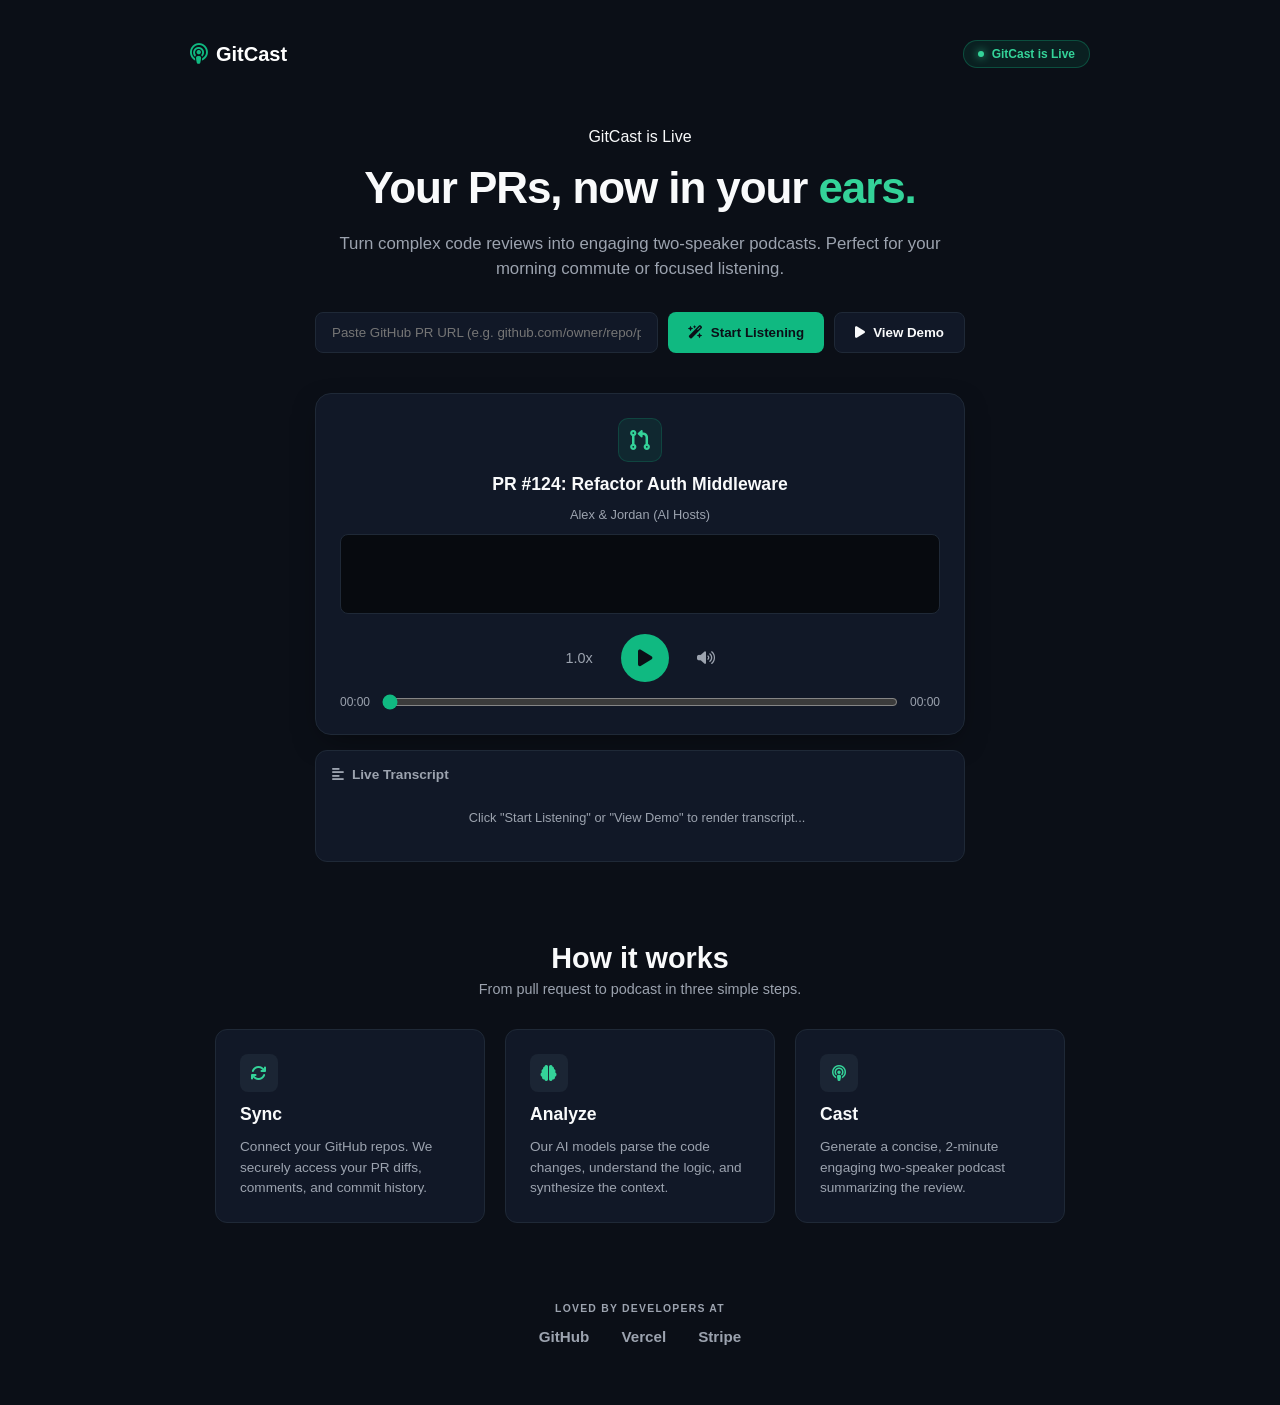
<file: frontend/index.html>
<!DOCTYPE html>
<html lang="en">
<head>
  <meta charset="UTF-8">
  <meta name="viewport" content="width=device-width, initial-scale=1.0">
  <title>GitCast — Your PRs, now in your ears.</title>
  <link rel="stylesheet" href="style.css">
  <link rel="stylesheet" href="https://cdnjs.cloudflare.com/ajax/libs/font-awesome/6.4.0/css/all.min.css">
</head>
<body>  
  <header class="navbar">
    <div class="logo"><i class="fa-solid fa-podcast"></i> GitCast</div>
    <div class="nav-status">
      <span class="badge"><span class="dot"></span> GitCast is Live</span>
    </div>
  </header>
 <section class="hero-section">
    <div class="hero-badge"><span class="dot"></span> GitCast is Live</div>
    <h1>Your PRs, now in your <span class="highlight">ears.</span></h1>
    <p class="hero-subtitle">
      Turn complex code reviews into engaging two-speaker podcasts. Perfect for your morning commute or focused listening.
    </p>
    <div class="hero-input-box">
      <input type="text" id="pr-url" placeholder="Paste GitHub PR URL (e.g. github.com/owner/repo/pull/12)">
      <button id="generate-btn" class="btn-primary"><i class="fa-solid fa-wand-magic-sparkles"></i> Start Listening</button>
      <button id="demo-btn" class="btn-secondary"><i class="fa-solid fa-play"></i> View Demo</button>
    </div>

    <div id="error-message" class="error-toast" style="display: none;"></div>
  </section>
  <section class="player-container">
    <div class="player-card">
      <div class="pr-icon"><i class="fa-solid fa-code-pull-request"></i></div>
      <h3 id="pr-title">PR #124: Refactor Auth Middleware</h3>
      <p class="pr-author" id="pr-author">Alex & Jordan (AI Hosts)</p>
      <div class="visualizer-box">
        <canvas id="visualizer-canvas"></canvas>
      </div>
      <div class="player-controls">
        <button id="speed-btn" class="icon-btn">1.0x</button>
        <button id="play-btn" class="play-main-btn"><i class="fa-solid fa-play"></i></button>
        <button id="mute-btn" class="icon-btn"><i class="fa-solid fa-volume-high"></i></button>
      </div>

      <div class="time-bar">
        <span id="current-time">00:00</span>
        <input type="range" id="seek-bar" value="0" min="0" max="100">
        <span id="total-duration">00:00</span>
      </div>

      <audio id="audio-element" crossorigin="anonymous" preload="metadata"></audio>
    </div>
    <div class="transcript-drawer">
      <h4><i class="fa-solid fa-align-left"></i> Live Transcript</h4>
      <div id="transcript-box" class="transcript-box">
        <p class="placeholder-text">Click "Start Listening" or "View Demo" to render transcript...</p>
      </div>
    </div>
  </section>
  <section class="how-it-works">
    <h2>How it works</h2>
    <p class="section-subtitle">From pull request to podcast in three simple steps.</p>

    <div class="steps-grid">
      <div class="step-card">
        <div class="step-icon"><i class="fa-solid fa-arrows-rotate"></i></div>
        <h3>Sync</h3>
        <p>Connect your GitHub repos. We securely access your PR diffs, comments, and commit history.</p>
      </div>

      <div class="step-card">
        <div class="step-icon"><i class="fa-solid fa-brain"></i></div>
        <h3>Analyze</h3>
        <p>Our AI models parse the code changes, understand the logic, and synthesize the context.</p>
      </div>

      <div class="step-card">
        <div class="step-icon"><i class="fa-solid fa-podcast"></i></div>
        <h3>Cast</h3>
        <p>Generate a concise, 2-minute engaging two-speaker podcast summarizing the review.</p>
      </div>
    </div>
  </section>
  <footer class="footer">
    <p class="footer-label">LOVED BY DEVELOPERS AT</p>
    <div class="brand-logos">
      <span>GitHub</span>
      <span>Vercel</span>
      <span>Stripe</span>
    </div>
  </footer>

  <script src="app.js"></script>
</body>
</html>
</file>
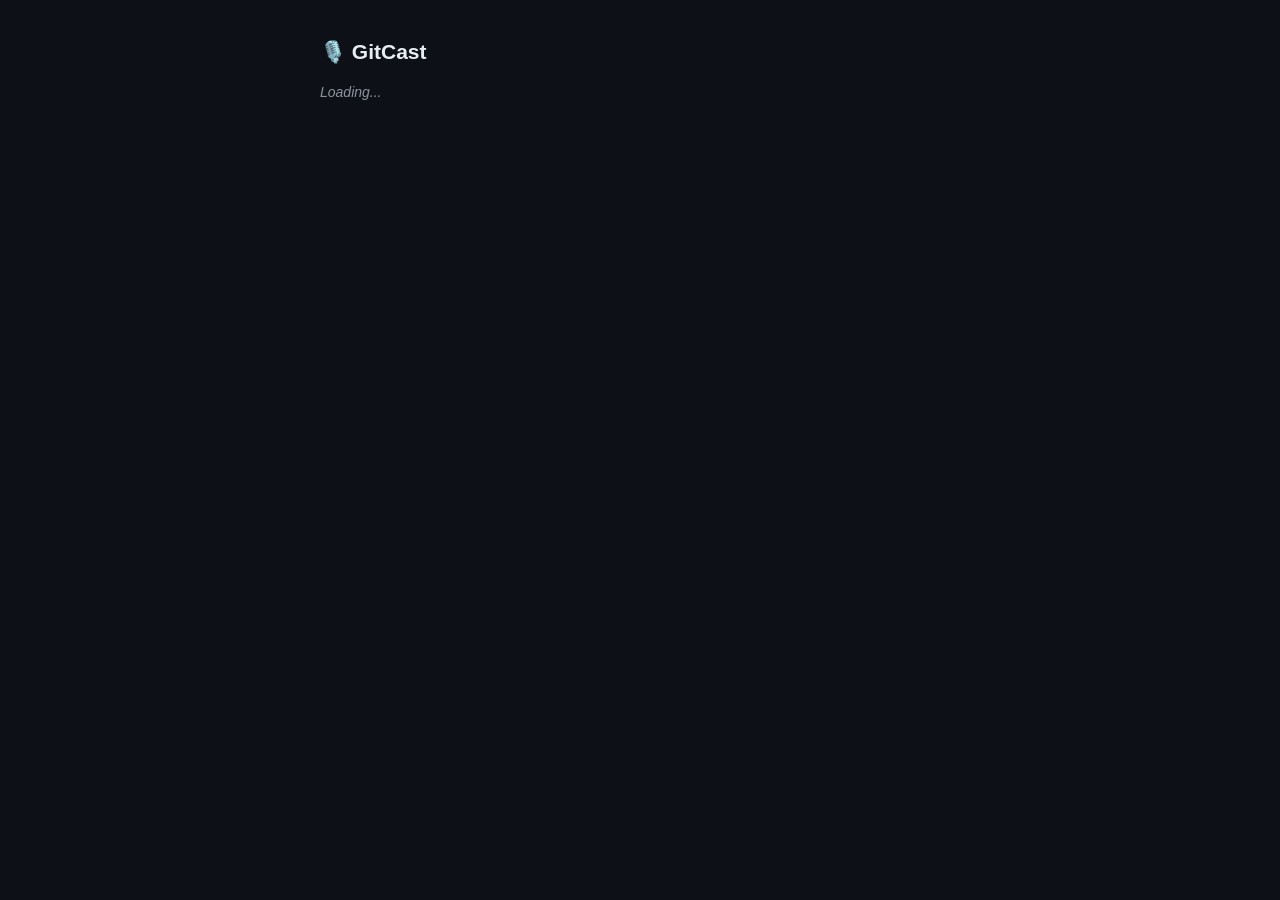
<file: gitcast-extension/player/player.html>
<!DOCTYPE html>
<html>
<head>
  <meta charset="UTF-8" />
  <title>GitCast Player</title>
  <link rel="stylesheet" href="player.css" />
</head>
<body>
  <h2>🎙️ GitCast</h2>
  <div id="content">
    <p class="status">Loading...</p>
  </div>
  <script src="player.js"></script>
</body>
</html>
</file>
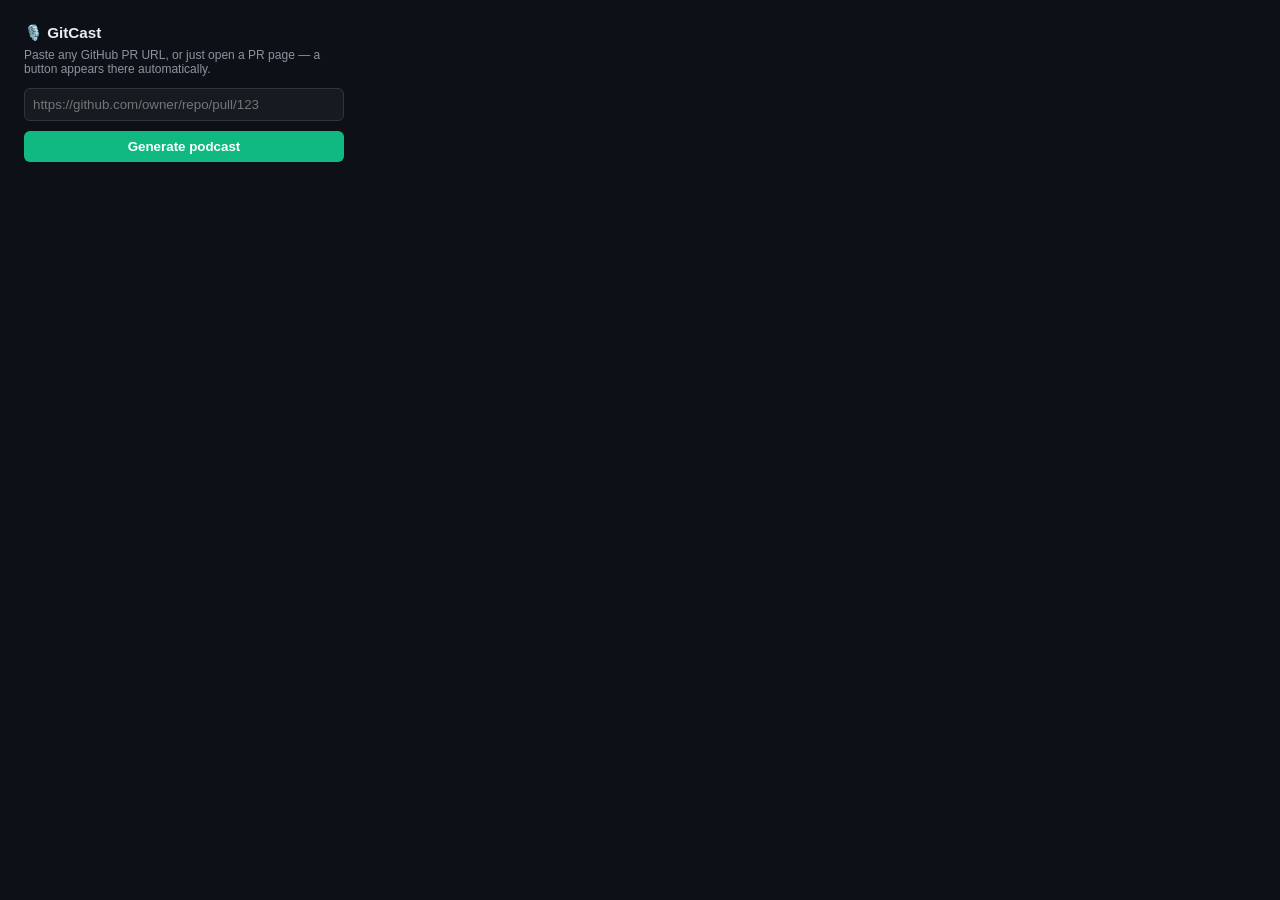
<file: gitcast-extension/popup/popup.html>
<!DOCTYPE html>
<html>
<head>
  <meta charset="UTF-8" />
  <link rel="stylesheet" href="popup.css" />
</head>
<body>
  <h3>🎙️ GitCast</h3>
  <p class="hint">Paste any GitHub PR URL, or just open a PR page — a button appears there automatically.</p>
  <input id="pr-url" type="text" placeholder="https://github.com/owner/repo/pull/123" />
  <button id="generate-btn">Generate podcast</button>
  <div id="result"></div>
  <script src="popup.js"></script>
</body>
</html>
</file>
<file: frontend/style.css>
:root {
  --bg-color: #0b0f17;
  --card-bg: #111827;
  --card-hover: #1f2937;
  --border-color: #1f2937;
  --accent-green: #10b981;
  --accent-green-bright: #34d399;
  --accent-blue: #3b82f6;
  --text-primary: #f9fafb;
  --text-secondary: #9ca3af;
}

* {
  box-sizing: border-box;
  margin: 0;
  padding: 0;
  font-family: -apple-system, BlinkMacSystemFont, "Segoe UI", Roboto, Helvetica, Arial, sans-serif;
}

body {
  background-color: var(--bg-color);
  color: var(--text-primary);
  display: flex;
  flex-direction: column;
  align-items: center;
  min-height: 100vh;
  padding: 20px;
}

/* Navbar */
.navbar {
  width: 100%;
  max-width: 900px;
  display: flex;
  justify-content: space-between;
  align-items: center;
  padding: 20px 0;
}

.logo {
  font-size: 1.25rem;
  font-weight: 700;
  color: #fff;
  display: flex;
  align-items: center;
  gap: 8px;
}

.logo i {
  color: var(--accent-green);
}

.badge {
  background: rgba(16, 185, 129, 0.1);
  color: var(--accent-green-bright);
  padding: 6px 14px;
  border-radius: 20px;
  font-size: 0.75rem;
  font-weight: 600;
  display: inline-flex;
  align-items: center;
  gap: 8px;
  border: 1px solid rgba(16, 185, 129, 0.3);
}

.dot {
  width: 6px;
  height: 6px;
  background: var(--accent-green-bright);
  border-radius: 50%;
  box-shadow: 0 0 8px var(--accent-green-bright);
}

/* Hero Section */
.hero-section {
  text-align: center;
  margin-top: 40px;
  max-width: 650px;
  display: flex;
  flex-direction: column;
  align-items: center;
  gap: 16px;
}

.hero-section h1 {
  font-size: 2.75rem;
  font-weight: 800;
  letter-spacing: -0.025em;
  line-height: 1.2;
}

.highlight {
  color: var(--accent-green-bright);
}

.hero-subtitle {
  color: var(--text-secondary);
  font-size: 1.05rem;
  line-height: 1.5;
}

.hero-input-box {
  display: flex;
  gap: 10px;
  margin-top: 15px;
  width: 100%;
  flex-wrap: wrap;
  justify-content: center;
}

.hero-input-box input {
  flex: 1;
  min-width: 280px;
  padding: 12px 16px;
  background: var(--card-bg);
  border: 1px solid var(--border-color);
  border-radius: 8px;
  color: #fff;
  outline: none;
  transition: border-color 0.2s ease;
}

.hero-input-box input:focus {
  border-color: var(--accent-green);
}

.btn-primary {
  background: var(--accent-green);
  color: #0b0f17;
  font-weight: 600;
  padding: 12px 20px;
  border-radius: 8px;
  border: none;
  cursor: pointer;
  display: flex;
  align-items: center;
  gap: 8px;
  transition: opacity 0.2s ease;
}

.btn-primary:hover {
  opacity: 0.9;
}

.btn-secondary {
  background: var(--card-bg);
  color: var(--text-primary);
  border: 1px solid var(--border-color);
  font-weight: 600;
  padding: 12px 20px;
  border-radius: 8px;
  cursor: pointer;
  display: flex;
  align-items: center;
  gap: 8px;
  transition: background 0.2s ease;
}

.btn-secondary:hover {
  background: var(--card-hover);
}

.error-toast {
  background: rgba(239, 68, 68, 0.1);
  border: 1px solid rgba(239, 68, 68, 0.3);
  color: #f87171;
  padding: 10px 16px;
  border-radius: 8px;
  font-size: 0.85rem;
  width: 100%;
  text-align: center;
}

/* Player Card */
.player-container {
  margin-top: 40px;
  width: 100%;
  max-width: 650px;
  display: flex;
  flex-direction: column;
  gap: 15px;
}

.player-card {
  background: var(--card-bg);
  border: 1px solid var(--border-color);
  border-radius: 16px;
  padding: 24px;
  text-align: center;
  display: flex;
  flex-direction: column;
  align-items: center;
  gap: 12px;
  box-shadow: 0 10px 30px -10px rgba(0, 0, 0, 0.5);
}

.pr-icon {
  width: 44px;
  height: 44px;
  background: rgba(16, 185, 129, 0.1);
  color: var(--accent-green-bright);
  border-radius: 10px;
  display: flex;
  align-items: center;
  justify-content: center;
  font-size: 1.25rem;
  border: 1px solid rgba(16, 185, 129, 0.2);
}

.player-card h3 {
  font-size: 1.1rem;
  font-weight: 700;
}

.pr-author {
  font-size: 0.8rem;
  color: var(--text-secondary);
}

.visualizer-box {
  width: 100%;
  height: 80px;
  background: #070a0f;
  border-radius: 8px;
  border: 1px solid var(--border-color);
  overflow: hidden;
}

#visualizer-canvas {
  width: 100%;
  height: 100%;
}

.player-controls {
  display: flex;
  align-items: center;
  gap: 20px;
  margin-top: 8px;
}

.play-main-btn {
  width: 48px;
  height: 48px;
  border-radius: 50%;
  background: var(--accent-green);
  border: none;
  font-size: 1.2rem;
  color: #0b0f17;
  cursor: pointer;
  display: flex;
  align-items: center;
  justify-content: center;
  transition: transform 0.15s ease;
}

.play-main-btn:hover {
  transform: scale(1.05);
}

.icon-btn {
  background: transparent;
  border: none;
  color: var(--text-secondary);
  cursor: pointer;
  font-size: 0.9rem;
  padding: 8px;
  transition: color 0.2s ease;
}

.icon-btn:hover {
  color: #fff;
}

.time-bar {
  width: 100%;
  display: flex;
  align-items: center;
  gap: 12px;
  font-size: 0.75rem;
  color: var(--text-secondary);
}

.time-bar input[type="range"] {
  flex: 1;
  accent-color: var(--accent-green);
  cursor: pointer;
}

/* Live Transcript Drawer */
.transcript-drawer {
  background: var(--card-bg);
  border: 1px solid var(--border-color);
  border-radius: 12px;
  padding: 16px;
  font-size: 0.85rem;
}

.transcript-drawer h4 {
  font-size: 0.85rem;
  color: var(--text-secondary);
  display: flex;
  align-items: center;
  gap: 8px;
  margin-bottom: 8px;
}

.transcript-box {
  max-height: 140px;
  overflow-y: auto;
  display: flex;
  flex-direction: column;
  gap: 8px;
  padding-right: 6px;
}

.placeholder-text {
  color: var(--text-secondary);
  text-align: center;
  padding: 20px;
  font-size: 0.8rem;
}

.transcript-line {
  padding: 8px 12px;
  border-radius: 6px;
  background: #070a0f;
  border-left: 3px solid transparent;
  line-height: 1.4;
}

.transcript-line.senior {
  border-left-color: var(--accent-blue);
}

.transcript-line.junior {
  border-left-color: var(--accent-green);
}

/* How It Works Section */
.how-it-works {
  margin-top: 80px;
  text-align: center;
  width: 100%;
  max-width: 850px;
}

.how-it-works h2 {
  font-size: 1.8rem;
  font-weight: 700;
}

.section-subtitle {
  color: var(--text-secondary);
  font-size: 0.9rem;
  margin-top: 6px;
}

.steps-grid {
  display: grid;
  grid-template-columns: repeat(auto-fit, minmax(220px, 1fr));
  gap: 20px;
  margin-top: 32px;
}

.step-card {
  background: var(--card-bg);
  border: 1px solid var(--border-color);
  border-radius: 12px;
  padding: 24px;
  text-align: left;
  display: flex;
  flex-direction: column;
  gap: 12px;
}

.step-icon {
  width: 38px;
  height: 38px;
  background: rgba(31, 41, 55, 0.8);
  border-radius: 8px;
  display: flex;
  align-items: center;
  justify-content: center;
  color: var(--accent-green-bright);
  font-size: 1rem;
}

.step-card h3 {
  font-size: 1.1rem;
  font-weight: 600;
}

.step-card p {
  font-size: 0.85rem;
  color: var(--text-secondary);
  line-height: 1.5;
}

/* Footer */
.footer {
  margin-top: 80px;
  margin-bottom: 40px;
  text-align: center;
}

.footer-label {
  font-size: 0.65rem;
  letter-spacing: 0.12em;
  color: var(--text-secondary);
  font-weight: 700;
}

.brand-logos {
  display: flex;
  gap: 32px;
  margin-top: 14px;
  color: var(--text-secondary);
  font-weight: 600;
  font-size: 0.95rem;
  justify-content: center;
}
</file>
<file: gitcast-extension/player/player.css>
body {
  max-width: 640px;
  margin: 40px auto;
  padding: 0 20px;
  font: 14px -apple-system, BlinkMacSystemFont, "Segoe UI", sans-serif;
  background: #0d1117;
  color: #e6edf3;
}
h2 { margin-bottom: 20px; }
audio { width: 100%; margin-bottom: 24px; }
.line { margin: 0 0 12px; line-height: 1.5; }
.line strong { color: #10b981; }
.status { color: #8b949e; font-style: italic; }
.error { color: #f85149; }
</file>
<file: gitcast-extension/popup/popup.css>
body {
  width: 320px;
  padding: 16px;
  font: 13px -apple-system, BlinkMacSystemFont, "Segoe UI", sans-serif;
  background: #0d1117;
  color: #e6edf3;
}
h3 { margin: 0 0 6px; }
.hint { color: #8b949e; margin: 0 0 12px; font-size: 12px; }
input {
  width: 100%;
  box-sizing: border-box;
  padding: 8px;
  margin-bottom: 10px;
  border-radius: 6px;
  border: 1px solid #30363d;
  background: #161b22;
  color: #e6edf3;
}
button {
  width: 100%;
  padding: 8px;
  border: none;
  border-radius: 6px;
  background: #10b981;
  color: #fff;
  font-weight: 600;
  cursor: pointer;
}
button:disabled { opacity: 0.6; cursor: default; }
#result { margin-top: 12px; }
audio { width: 100%; margin-bottom: 8px; }
.line { margin: 0 0 6px; line-height: 1.4; }
.line strong { color: #10b981; }
.error { color: #f85149; }
.status { color: #8b949e; font-style: italic; }
</file>
